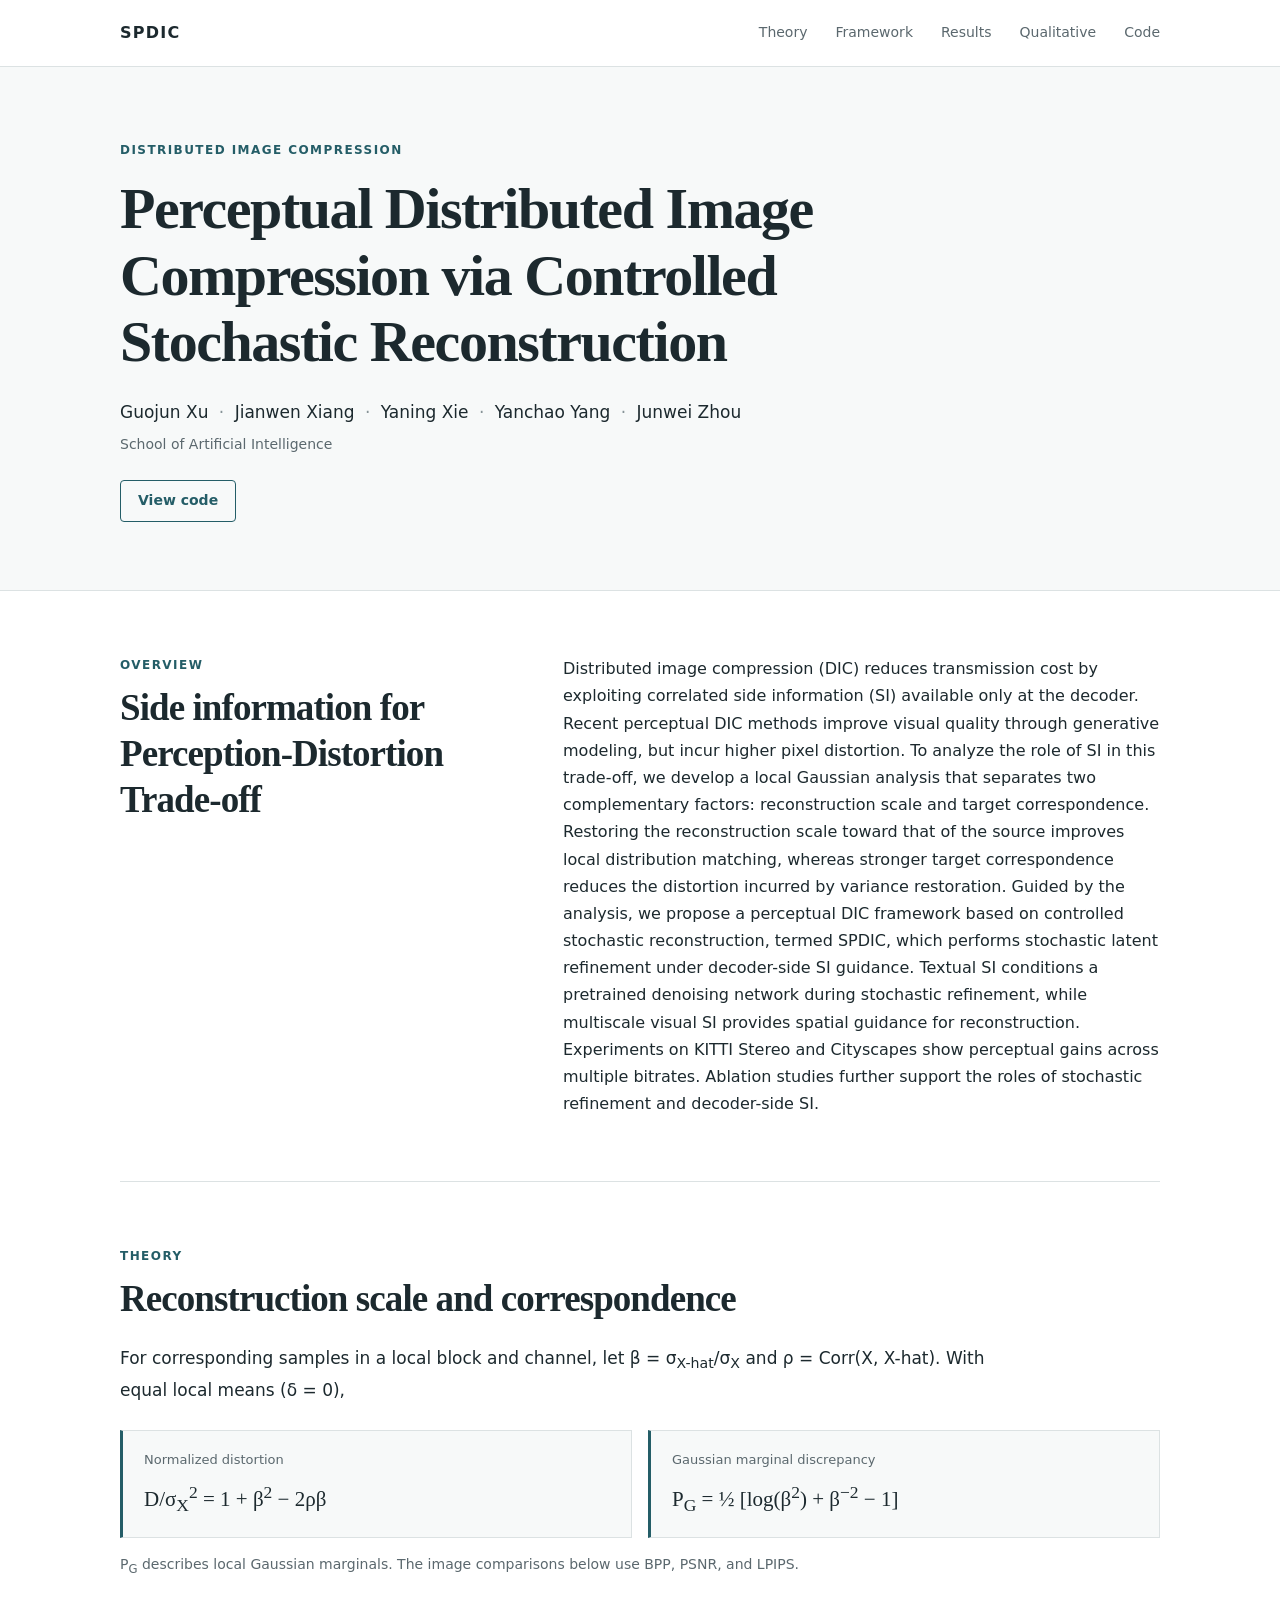
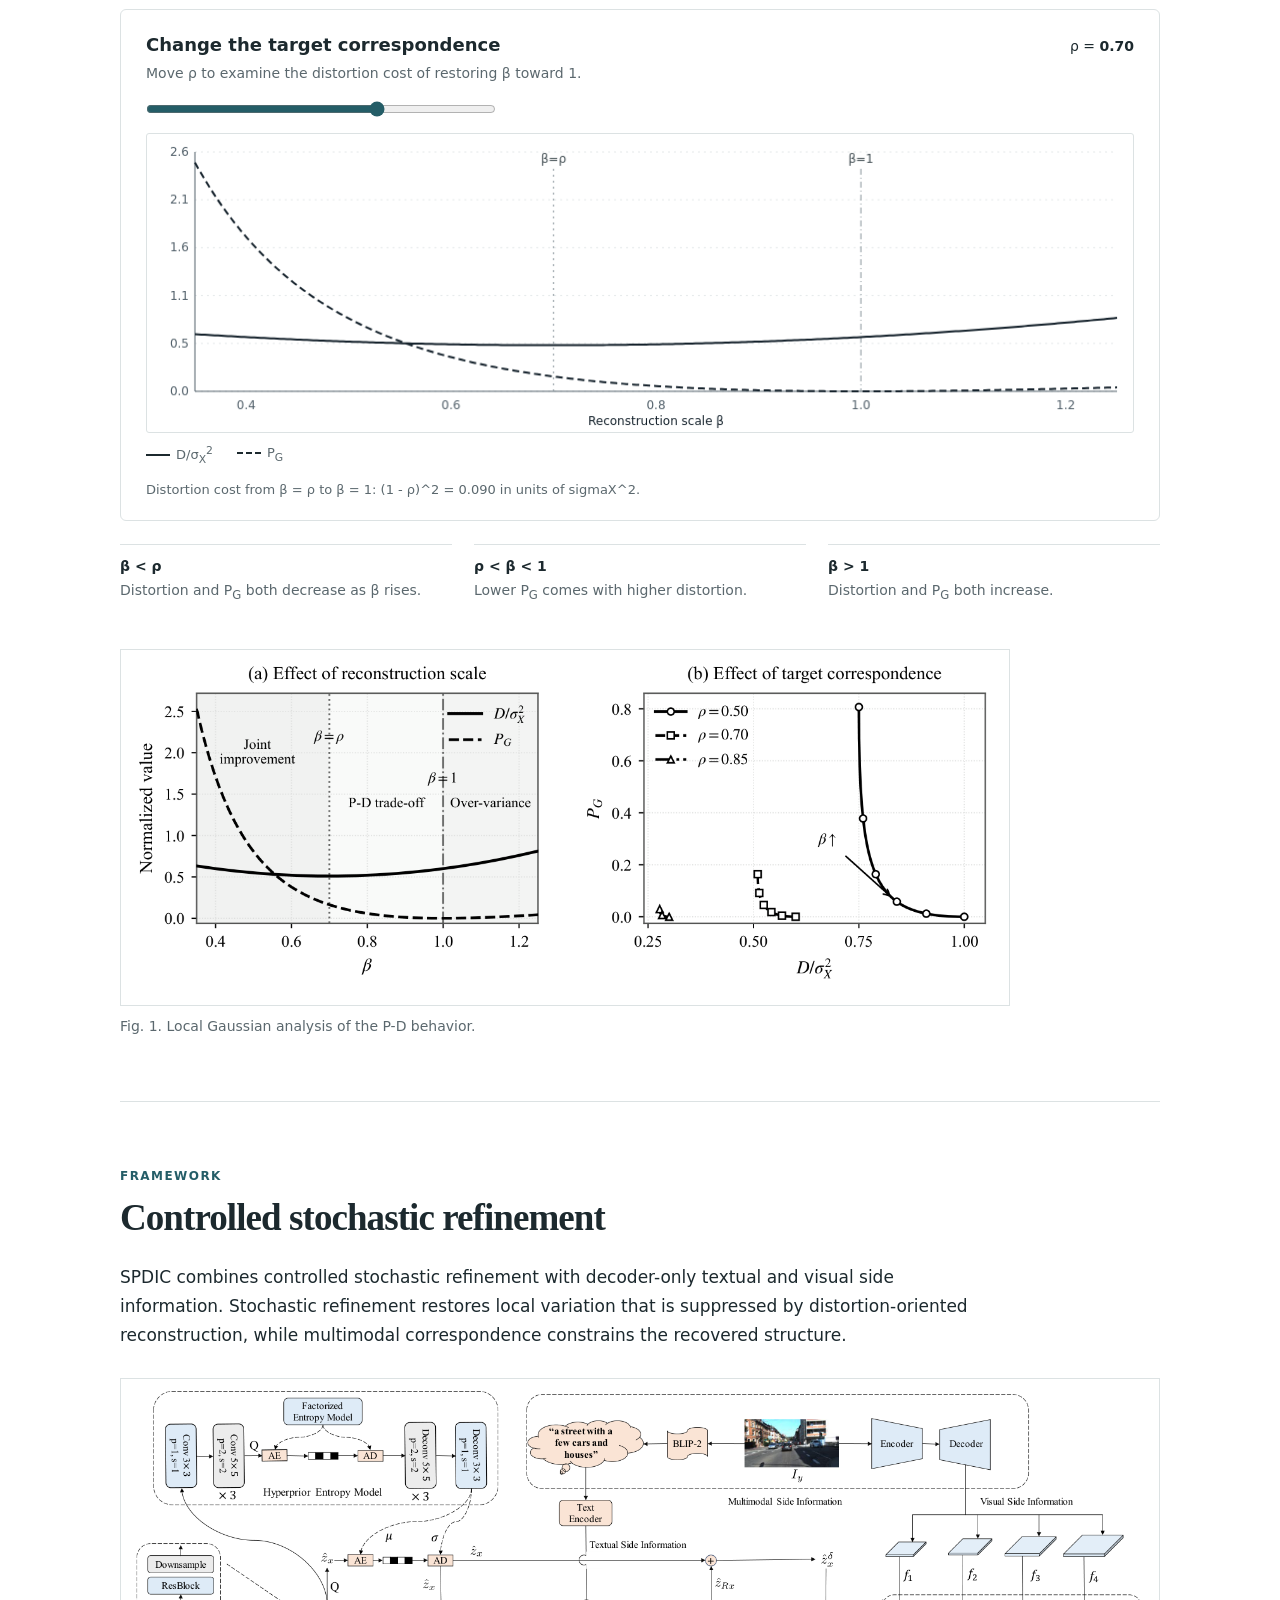
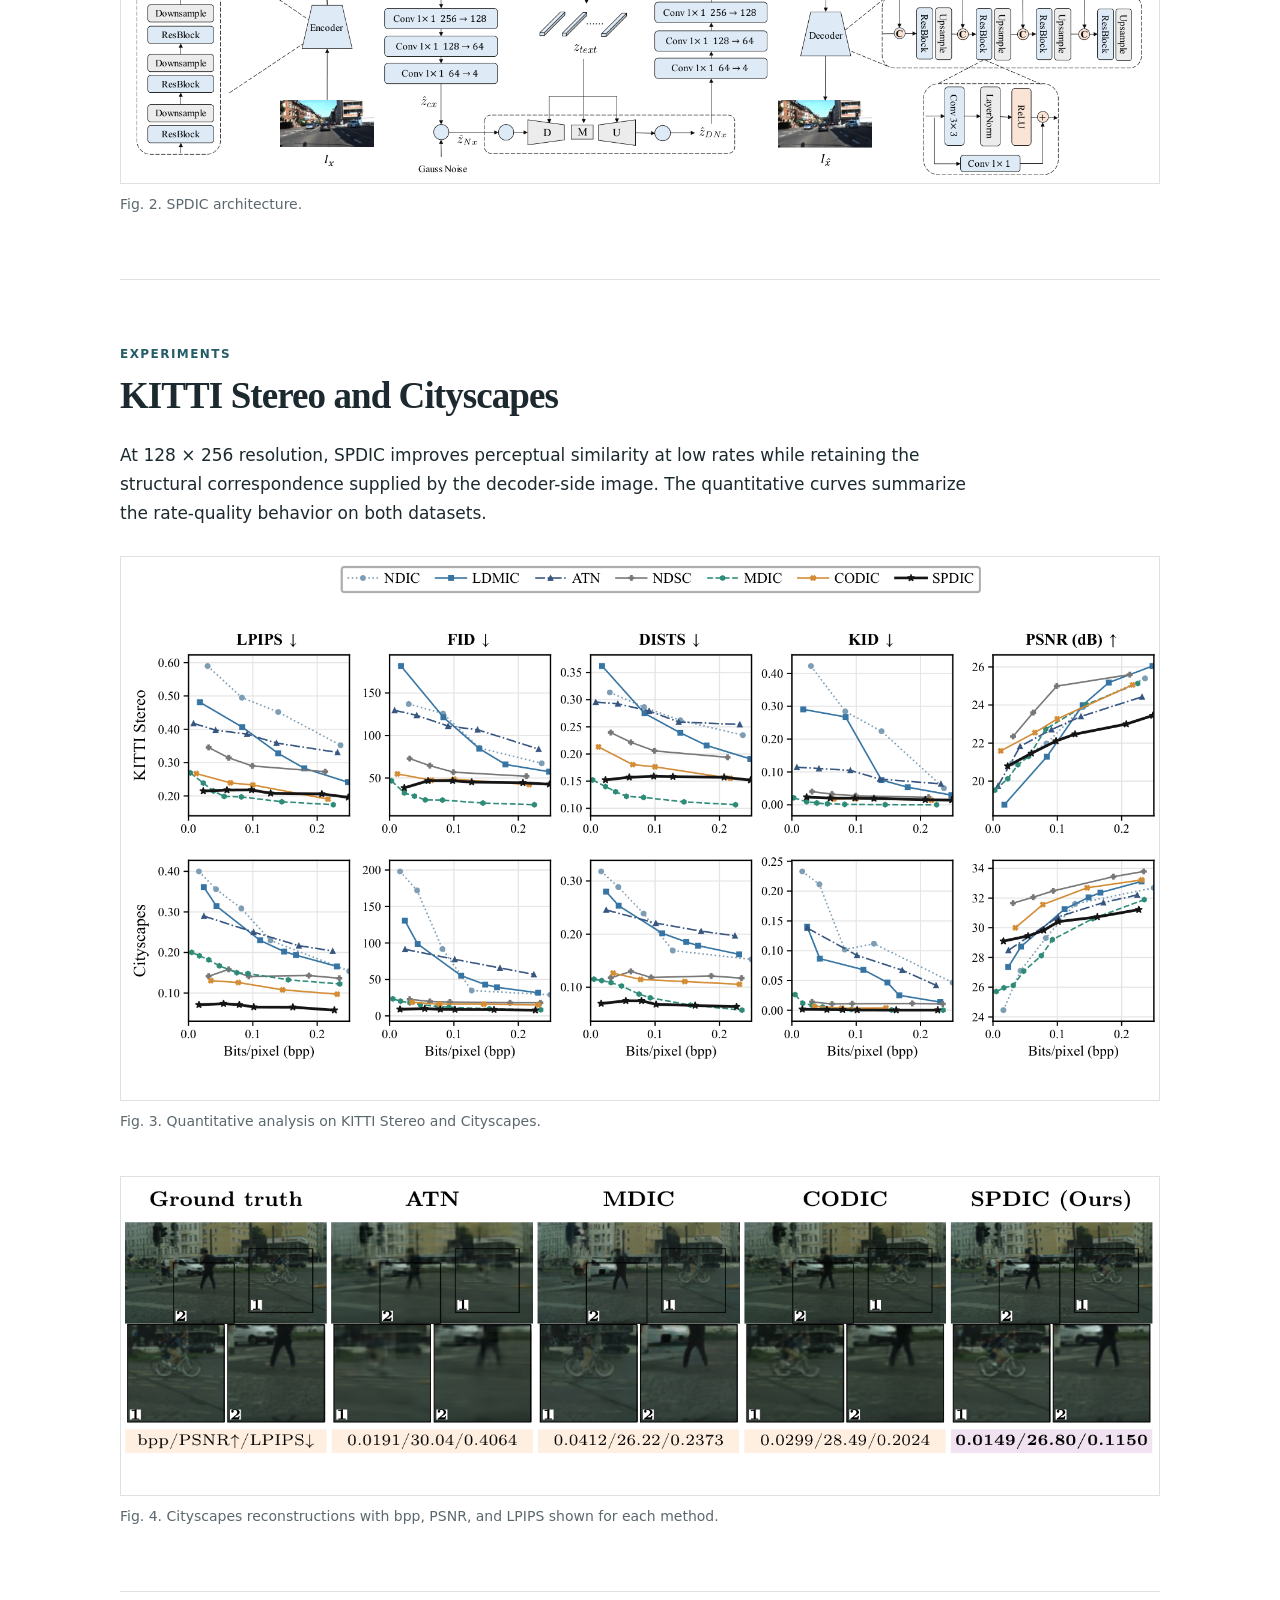
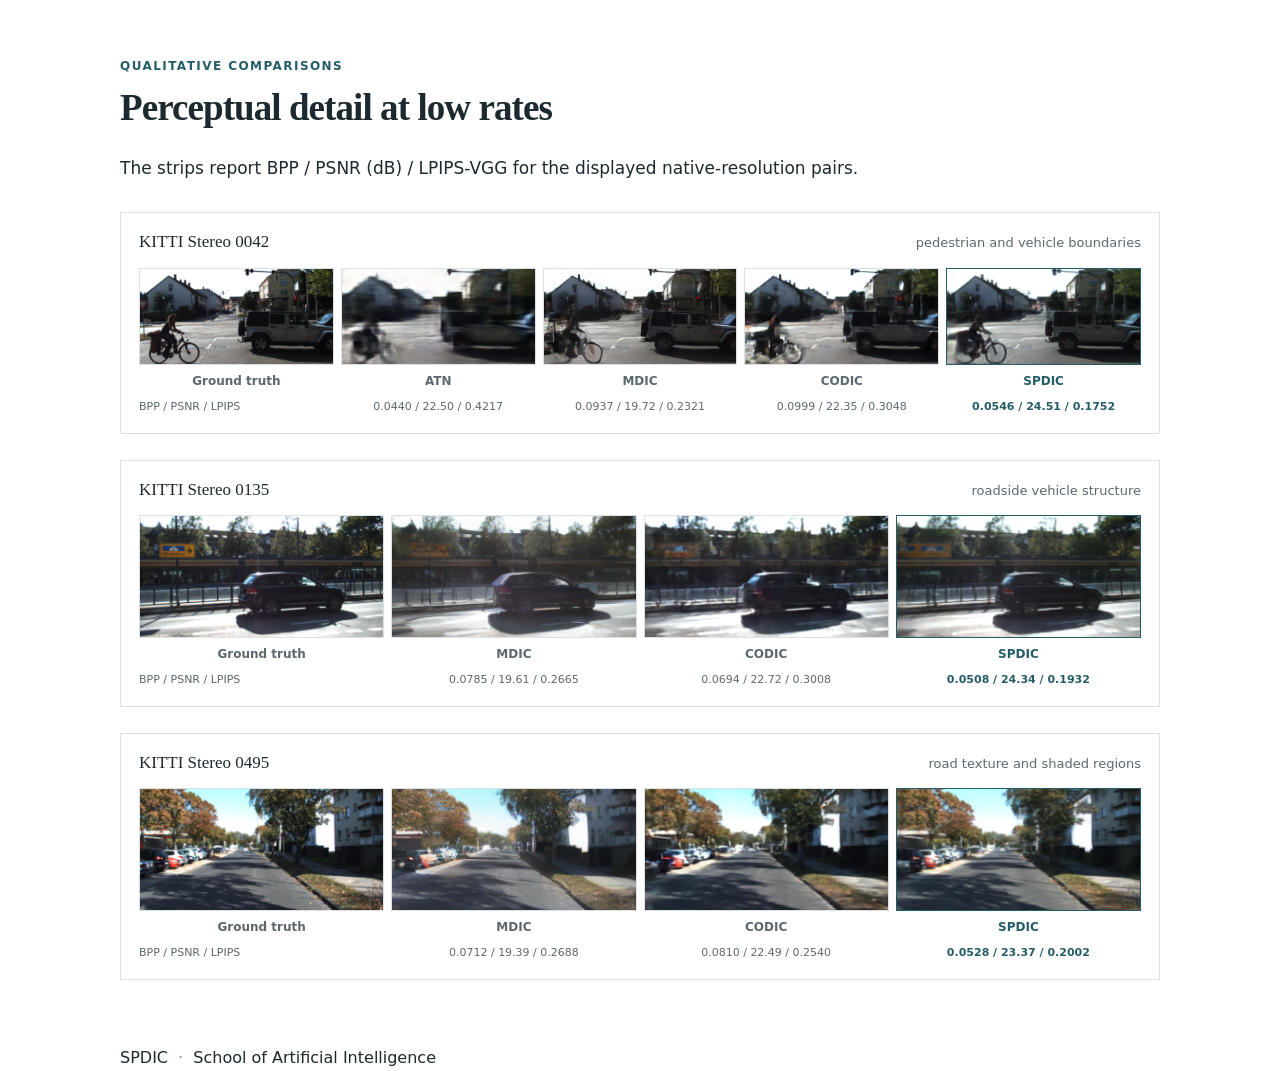
<file: index.html>
<!doctype html>
<html lang="en">
<head>
  <meta charset="utf-8">
  <meta name="viewport" content="width=device-width, initial-scale=1">
  <meta name="description" content="SPDIC: perceptual distributed image compression with controlled stochastic reconstruction.">
  <title>SPDIC | Perceptual Distributed Image Compression</title>
  <link rel="stylesheet" href="style.css">
</head>
<body>
  <header class="site-header">
    <nav class="container nav" aria-label="Main navigation">
      <a class="brand" href="#top">SPDIC</a>
      <div class="nav-links">
        <a href="#theory">Theory</a>
        <a href="#framework">Framework</a>
        <a href="#results">Results</a>
        <a href="#qualitative">Qualitative</a>
        <a href="https://github.com/Mommqq/SPDIC">Code</a>
      </div>
    </nav>
  </header>

  <main id="top">
    <section class="hero">
      <div class="container hero-inner">
        <p class="kicker">Distributed image compression</p>
        <h1>Perceptual Distributed Image Compression via Controlled Stochastic Reconstruction</h1>
        <p class="authors">Guojun Xu <span>&middot;</span> Jianwen Xiang <span>&middot;</span> Yaning Xie <span>&middot;</span> Yanchao Yang <span>&middot;</span> Junwei Zhou</p>
        <p class="affiliation">School of Artificial Intelligence</p>
        <a class="button" href="https://github.com/Mommqq/SPDIC">View code</a>
      </div>
    </section>

    <div class="container">
      <section class="section overview" aria-labelledby="overview-title">
        <div class="section-heading"><span class="section-label">Overview</span><h2 id="overview-title">Side information for Perception-Distortion Trade-off</h2></div>
        <div class="section-body">
          <p>Distributed image compression (DIC) reduces transmission cost by exploiting correlated side information (SI) available only at the decoder. Recent perceptual DIC methods improve visual quality through generative modeling, but incur higher pixel distortion. To analyze the role of SI in this trade-off, we develop a local Gaussian analysis that separates two complementary factors: reconstruction scale and target correspondence. Restoring the reconstruction scale toward that of the source improves local distribution matching, whereas stronger target correspondence reduces the distortion incurred by variance restoration. Guided by the analysis, we propose a perceptual DIC framework based on controlled stochastic reconstruction, termed SPDIC, which performs stochastic latent refinement under decoder-side SI guidance. Textual SI conditions a pretrained denoising network during stochastic refinement, while multiscale visual SI provides spatial guidance for reconstruction. Experiments on KITTI Stereo and Cityscapes show perceptual gains across multiple bitrates. Ablation studies further support the roles of stochastic refinement and decoder-side SI.</p>
        </div>
      </section>

      <section id="theory" class="section" aria-labelledby="theory-title">
        <div class="section-heading"><span class="section-label">Theory</span><h2 id="theory-title">Reconstruction scale and correspondence</h2></div>
        <p class="lead">For corresponding samples in a local block and channel, let &beta; = &sigma;<sub>X-hat</sub>/&sigma;<sub>X</sub> and &rho; = Corr(X, X-hat). With equal local means (&delta; = 0),</p>
        <div class="equations">
          <div class="equation"><span>Normalized distortion</span><div>D/&sigma;<sub>X</sub><sup>2</sup> = 1 + &beta;<sup>2</sup> &minus; 2&rho;&beta;</div></div>
          <div class="equation"><span>Gaussian marginal discrepancy</span><div>P<sub>G</sub> = &frac12; [log(&beta;<sup>2</sup>) + &beta;<sup>&minus;2</sup> &minus; 1]</div></div>
        </div>
        <p class="measure-note">P<sub>G</sub> describes local Gaussian marginals. The image comparisons below use BPP, PSNR, and LPIPS.</p>

        <div class="analysis-card">
          <div class="analysis-header">
            <div><h3>Change the target correspondence</h3><p>Move &rho; to examine the distortion cost of restoring &beta; toward 1.</p></div>
            <label for="rho">&rho; = <strong id="rhoValue">0.70</strong></label>
          </div>
          <input id="rho" type="range" min="0.30" max="0.90" step="0.01" value="0.70">
          <canvas id="theoryPlot" role="img" aria-label="Normalized distortion and local Gaussian discrepancy as functions of beta"></canvas>
          <div class="plot-key"><span><i></i>D/&sigma;<sub>X</sub><sup>2</sup></span><span><i class="dash"></i>P<sub>G</sub></span></div>
          <p id="cost" class="cost"></p>
        </div>

        <div class="regimes">
          <p><strong>&beta; &lt; &rho;</strong><br>Distortion and P<sub>G</sub> both decrease as &beta; rises.</p>
          <p><strong>&rho; &lt; &beta; &lt; 1</strong><br>Lower P<sub>G</sub> comes with higher distortion.</p>
          <p><strong>&beta; &gt; 1</strong><br>Distortion and P<sub>G</sub> both increase.</p>
        </div>
        <figure class="paper-figure compact">
          <img src="assets/figure1.png" alt="Local Gaussian analysis of reconstruction scale and correspondence" loading="lazy">
          <figcaption>Fig. 1. Local Gaussian analysis of the P-D behavior.</figcaption>
        </figure>
      </section>

      <section id="framework" class="section" aria-labelledby="framework-title">
        <div class="section-heading"><span class="section-label">Framework</span><h2 id="framework-title">Controlled stochastic refinement</h2></div>
        <p class="lead">SPDIC combines controlled stochastic refinement with decoder-only textual and visual side information. Stochastic refinement restores local variation that is suppressed by distortion-oriented reconstruction, while multimodal correspondence constrains the recovered structure.</p>
        <figure class="paper-figure">
          <img src="assets/figure2.png" alt="SPDIC encoder and decoder architecture" loading="lazy">
          <figcaption>Fig. 2. SPDIC architecture.</figcaption>
        </figure>
      </section>

      <section id="results" class="section" aria-labelledby="results-title">
        <div class="section-heading"><span class="section-label">Experiments</span><h2 id="results-title">KITTI Stereo and Cityscapes</h2></div>
        <p class="lead">At 128 &times; 256 resolution, SPDIC improves perceptual similarity at low rates while retaining the structural correspondence supplied by the decoder-side image. The quantitative curves summarize the rate-quality behavior on both datasets.</p>
        <figure class="paper-figure">
          <img src="assets/figure3.png" alt="Quantitative comparison on KITTI Stereo and Cityscapes" loading="lazy">
          <figcaption>Fig. 3. Quantitative analysis on KITTI Stereo and Cityscapes.</figcaption>
        </figure>
        <figure class="paper-figure">
          <img src="assets/figure4.png" alt="Cityscapes reconstruction comparison with ATN, MDIC, CODIC, and SPDIC" loading="lazy">
          <figcaption>Fig. 4. Cityscapes reconstructions with bpp, PSNR, and LPIPS shown for each method.</figcaption>
        </figure>

      </section>

      <section id="qualitative" class="section" aria-labelledby="qualitative-title">
        <div class="section-heading"><span class="section-label">Qualitative comparisons</span><h2 id="qualitative-title">Perceptual detail at low rates</h2></div>
        <p class="lead">The strips report BPP / PSNR (dB) / LPIPS-VGG for the displayed native-resolution pairs.</p>

        <div class="comparison-list">
          <article class="comparison-strip">
            <div class="strip-heading"><strong>KITTI Stereo 0042</strong><span>pedestrian and vehicle boundaries</span></div>
            <div class="strip-grid five">
              <div class="strip-cell"><img src="assets/kitti_0042/gt.png" alt="KITTI 0042 ground truth"><b>Ground truth</b></div>
              <div class="strip-cell"><img src="assets/kitti_0042/atn.png" alt="KITTI 0042 ATN reconstruction"><b>ATN</b></div>
              <div class="strip-cell"><img src="assets/kitti_0042/mdic.png" alt="KITTI 0042 MDIC reconstruction"><b>MDIC</b></div>
              <div class="strip-cell"><img src="assets/kitti_0042/codic.png" alt="KITTI 0042 CODIC reconstruction"><b>CODIC</b></div>
              <div class="strip-cell ours"><img src="assets/kitti_0042/spdic.png" alt="KITTI 0042 SPDIC reconstruction"><b>SPDIC</b></div>
            </div>
            <div class="metric-grid five"><span>BPP / PSNR / LPIPS</span><span>0.0440 / 22.50 / 0.4217</span><span>0.0937 / 19.72 / 0.2321</span><span>0.0999 / 22.35 / 0.3048</span><strong>0.0546 / 24.51 / 0.1752</strong></div>
          </article>

          <article class="comparison-strip">
            <div class="strip-heading"><strong>KITTI Stereo 0135</strong><span>roadside vehicle structure</span></div>
            <div class="strip-grid four">
              <div class="strip-cell"><img src="assets/kitti_0135/gt.png" alt="KITTI 0135 ground truth"><b>Ground truth</b></div>
              <div class="strip-cell"><img src="assets/kitti_0135/mdic.png" alt="KITTI 0135 MDIC reconstruction"><b>MDIC</b></div>
              <div class="strip-cell"><img src="assets/kitti_0135/codic.png" alt="KITTI 0135 CODIC reconstruction"><b>CODIC</b></div>
              <div class="strip-cell ours"><img src="assets/kitti_0135/spdic.png" alt="KITTI 0135 SPDIC reconstruction"><b>SPDIC</b></div>
            </div>
            <div class="metric-grid four"><span>BPP / PSNR / LPIPS</span><span>0.0785 / 19.61 / 0.2665</span><span>0.0694 / 22.72 / 0.3008</span><strong>0.0508 / 24.34 / 0.1932</strong></div>
          </article>

          <article class="comparison-strip">
            <div class="strip-heading"><strong>KITTI Stereo 0495</strong><span>road texture and shaded regions</span></div>
            <div class="strip-grid four">
              <div class="strip-cell"><img src="assets/kitti_0495/gt.png" alt="KITTI 0495 ground truth"><b>Ground truth</b></div>
              <div class="strip-cell"><img src="assets/kitti_0495/mdic.png" alt="KITTI 0495 MDIC reconstruction"><b>MDIC</b></div>
              <div class="strip-cell"><img src="assets/kitti_0495/codic.png" alt="KITTI 0495 CODIC reconstruction"><b>CODIC</b></div>
              <div class="strip-cell ours"><img src="assets/kitti_0495/spdic.png" alt="KITTI 0495 SPDIC reconstruction"><b>SPDIC</b></div>
            </div>
            <div class="metric-grid four"><span>BPP / PSNR / LPIPS</span><span>0.0712 / 19.39 / 0.2688</span><span>0.0810 / 22.49 / 0.2540</span><strong>0.0528 / 23.37 / 0.2002</strong></div>
          </article>
        </div>

      </section>
    </div>
  </main>

  <footer class="footer"><div class="container">SPDIC <span>&middot;</span> School of Artificial Intelligence</div></footer>
  <script src="theory.js"></script>
</body>
</html>
</file>
<file: style.css>
:root {
  --ink: #1c292e;
  --muted: #5b686e;
  --line: #dce2e3;
  --accent: #245d67;
  --paper: #ffffff;
  --wash: #f7f9f9;
}

* { box-sizing: border-box; }
html { scroll-behavior: smooth; }
body { margin: 0; color: var(--ink); background: var(--paper); font: 16px/1.7 system-ui, -apple-system, "Segoe UI", sans-serif; }
a { color: var(--accent); }
.container { width: min(1040px, calc(100% - 48px)); margin: 0 auto; }

.site-header { background: var(--paper); border-bottom: 1px solid var(--line); }
.nav { display: flex; align-items: center; justify-content: space-between; gap: 20px; min-height: 66px; }
.brand { color: var(--ink); font-weight: 800; letter-spacing: .08em; text-decoration: none; }
.nav-links { display: flex; align-items: center; gap: 28px; flex-wrap: wrap; font-size: 14px; }
.nav-links a { color: var(--muted); text-decoration: none; }
.nav-links a:hover { color: var(--accent); }

.hero { background: var(--wash); border-bottom: 1px solid var(--line); }
.hero-inner { padding: 73px 0 68px; }
.kicker, .section-label { color: var(--accent); font-size: 12px; font-weight: 750; letter-spacing: .12em; text-transform: uppercase; }
.kicker { margin: 0 0 16px; }
h1, h2 { font-family: Georgia, "Times New Roman", serif; letter-spacing: -.025em; }
h1 { max-width: 900px; margin: 0 0 23px; font-size: clamp(36px, 4.6vw, 58px); font-weight: 700; line-height: 1.14; }
.authors { margin: 0; font-size: 17px; }
.authors span, .footer span { color: #879397; padding: 0 5px; }
.affiliation { margin: 6px 0 24px; color: var(--muted); font-size: 14px; }
.button { display: inline-block; padding: 8px 17px; border: 1px solid var(--accent); border-radius: 4px; color: var(--accent); font-size: 14px; font-weight: 650; text-decoration: none; }
.button:hover { background: var(--accent); color: white; }

.section { padding: 64px 0; border-bottom: 1px solid var(--line); }
.section:last-child { border-bottom: 0; }
.section-heading { margin-bottom: 22px; }
.section-label { display: block; margin-bottom: 9px; }
h2 { max-width: 820px; margin: 0; font-size: clamp(27px, 3.2vw, 37px); line-height: 1.25; }
h3 { margin: 0; font-size: 18px; line-height: 1.35; }
p { margin: 0 0 16px; }
.lead { max-width: 870px; font-size: 17px; }
.overview { display: grid; grid-template-columns: 1fr 1.5fr; gap: 45px; }
.overview .section-heading { margin: 0; }
.section-body { max-width: 690px; }
.section-body p:last-child { margin-bottom: 0; }

.equations { display: grid; grid-template-columns: 1fr 1fr; gap: 16px; margin: 26px 0 15px; }
.equation { padding: 18px 21px; border: 1px solid var(--line); border-left: 3px solid var(--accent); background: var(--wash); }
.equation span { display: block; margin-bottom: 8px; color: var(--muted); font-size: 13px; }
.equation div { font: 21px/1.5 Georgia, "Times New Roman", serif; white-space: nowrap; overflow-x: auto; }
.measure-note { color: var(--muted); font-size: 14px; }

.analysis-card { margin: 29px 0 23px; padding: 23px 25px 19px; border: 1px solid var(--line); border-radius: 6px; }
.analysis-header { display: flex; align-items: flex-start; justify-content: space-between; gap: 20px; }
.analysis-header p { margin: 5px 0 12px; color: var(--muted); font-size: 14px; }
.analysis-header label { flex: none; margin-top: 2px; font-size: 14px; }
.analysis-card input[type=range] { display: block; width: min(350px, 100%); margin: 3px 0 16px; accent-color: var(--accent); }
#theoryPlot { display: block; width: 100%; height: 300px; border: 1px solid var(--line); border-radius: 3px; }
.plot-key { display: flex; gap: 24px; margin: 9px 0 0; color: var(--muted); font-size: 13px; }
.plot-key i { display: inline-block; width: 24px; margin-right: 6px; border-top: 2px solid var(--ink); vertical-align: middle; }
.plot-key i.dash { border-top-style: dashed; }
.cost { margin: 10px 0 0; color: var(--muted); font-size: 13px; }
.regimes { display: grid; grid-template-columns: repeat(3, 1fr); gap: 22px; margin: 20px 0 28px; }
.regimes p { padding-top: 10px; border-top: 1px solid var(--line); color: var(--muted); font-size: 14px; }
.regimes strong { color: var(--ink); }

.paper-figure { margin: 28px 0 0; }
.paper-figure + .paper-figure { margin-top: 44px; }
.paper-figure.compact { max-width: 890px; }
.paper-figure img { display: block; width: 100%; height: auto; border: 1px solid var(--line); background: white; }
figcaption { margin-top: 10px; color: var(--muted); font-size: 14px; line-height: 1.5; }
.comparison-list { display: grid; gap: 26px; margin-top: 30px; }
.comparison-strip { padding: 18px; border: 1px solid var(--line); background: var(--paper); }
.strip-heading { display: flex; justify-content: space-between; align-items: baseline; gap: 16px; margin-bottom: 13px; color: var(--muted); font-size: 13px; }
.strip-heading strong { color: var(--ink); font: 17px/1.3 Georgia, "Times New Roman", serif; }
.strip-grid, .metric-grid { display: grid; gap: 7px; }
.strip-grid.five, .metric-grid.five { grid-template-columns: repeat(5, minmax(0, 1fr)); }
.strip-grid.four, .metric-grid.four { grid-template-columns: repeat(4, minmax(0, 1fr)); }
.strip-cell { min-width: 0; }
.strip-cell img { display: block; width: 100%; aspect-ratio: 2 / 1; object-fit: cover; border: 1px solid var(--line); background: #f4f6f6; }
.strip-cell b { display: block; margin-top: 6px; color: var(--muted); font-size: 12px; font-weight: 650; text-align: center; }
.strip-cell.ours img { border-color: var(--accent); }
.strip-cell.ours b { color: var(--accent); }
.metric-grid { margin-top: 9px; color: var(--muted); font-size: 11px; line-height: 1.35; text-align: center; }
.metric-grid span:first-child { text-align: left; }
.metric-grid strong { color: var(--accent); font-weight: 700; }
@media (max-width: 760px) {
  .container { width: min(100% - 32px, 1040px); }
  .nav { align-items: flex-start; padding: 15px 0; }
  .nav-links { gap: 13px; }
  .hero-inner { padding: 51px 0 48px; }
  .section { padding: 47px 0; }
  .overview, .equations, .regimes { grid-template-columns: 1fr; gap: 14px; }
  .analysis-card { padding: 18px; }
  .analysis-header { display: block; }
  .analysis-header label { display: block; margin-bottom: 8px; }
  .comparison-strip { padding: 12px; }
  .strip-heading { display: block; }
  .strip-heading span { display: block; margin-top: 3px; }
  .strip-grid.five, .metric-grid.five { grid-template-columns: repeat(5, minmax(92px, 1fr)); overflow-x: auto; }
  .strip-grid.four, .metric-grid.four { grid-template-columns: repeat(4, minmax(110px, 1fr)); overflow-x: auto; }
  .strip-grid, .metric-grid { padding-bottom: 2px; }
  .metric-grid { font-size: 10px; }
}

@media (prefers-reduced-motion: reduce) { html { scroll-behavior: auto; } }
</file>
